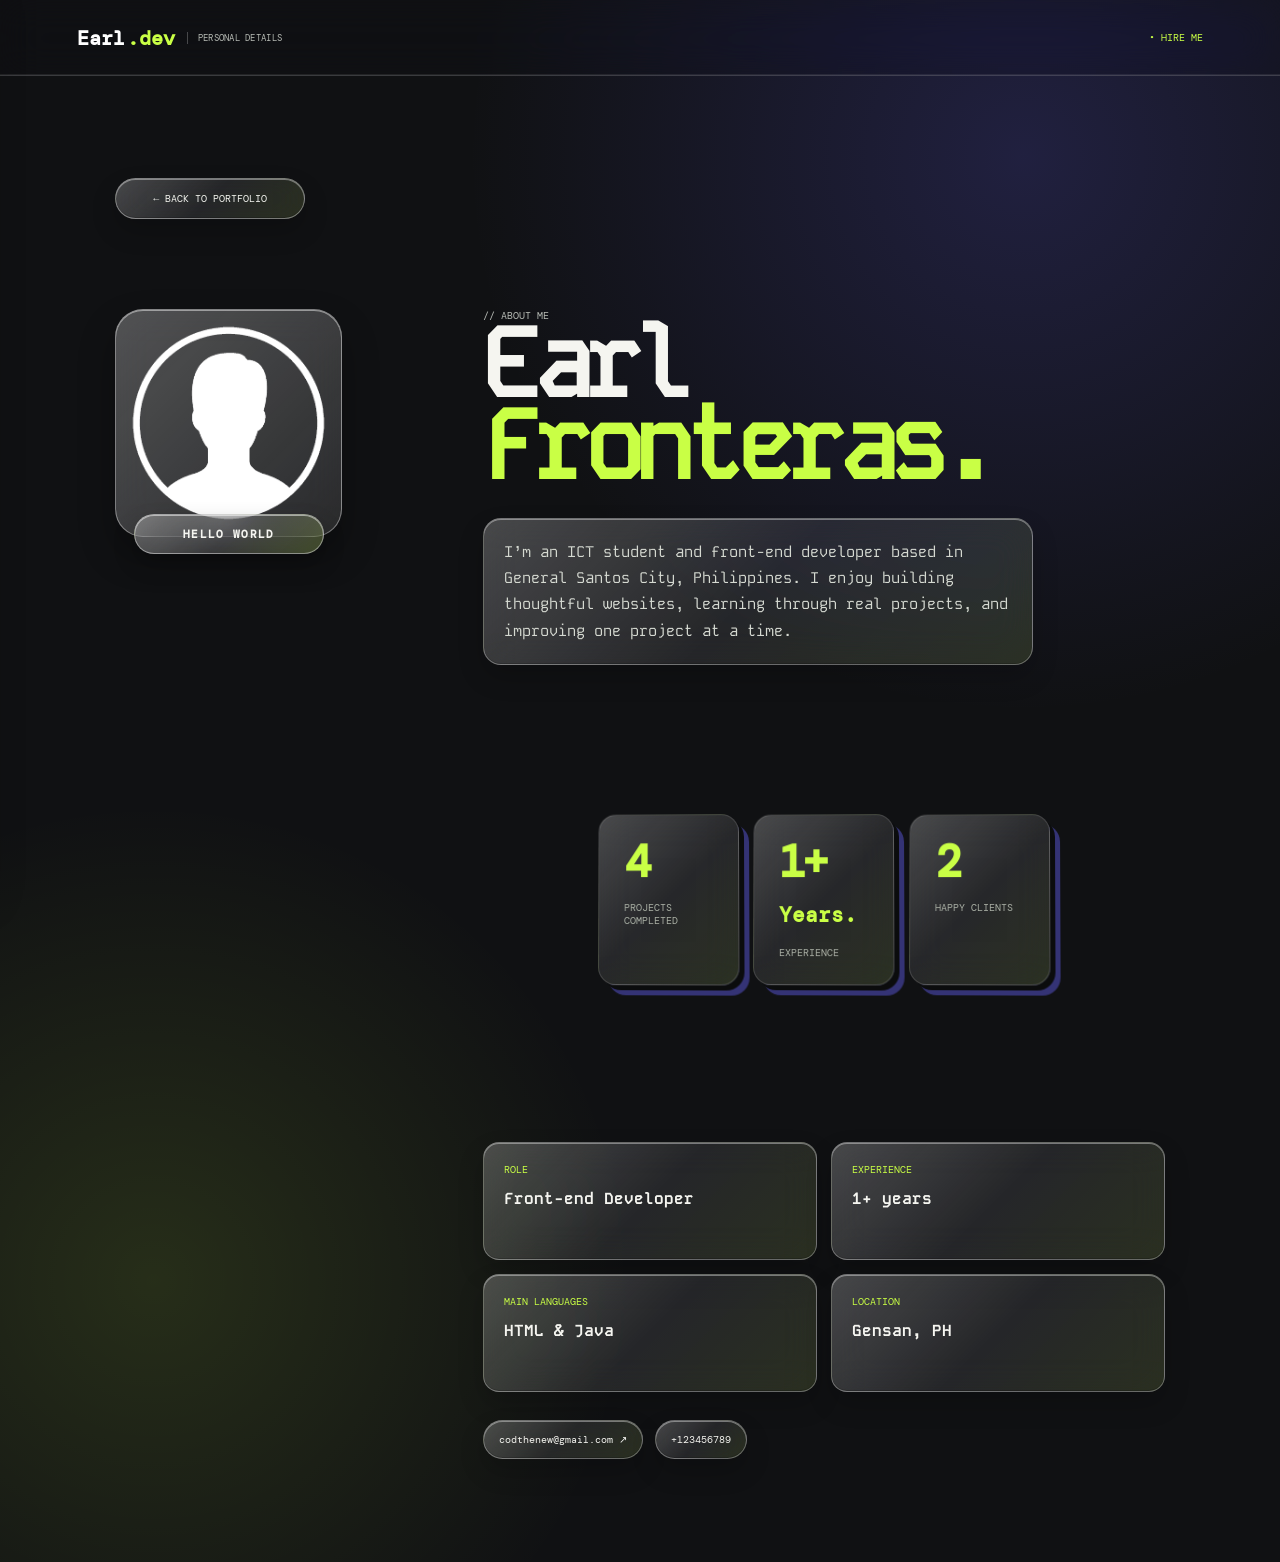
<file: personal-details.html>
<!doctype html>
<html lang="en">
<head>
  <meta charset="UTF-8">
  <script>try{if(localStorage.getItem('portfolio-theme')==='light')document.documentElement.classList.add('light-theme')}catch{}</script>
  <meta name="viewport" content="width=device-width,initial-scale=1">
  <title>Personal Details | </title>
  <link rel="preconnect" href="https://fonts.googleapis.com">
  <link rel="preconnect" href="https://fonts.gstatic.com" crossorigin>
  <link href="https://fonts.googleapis.com/css2?family=DM+Mono:wght@400;500&family=Kode+Mono:wght@400;500;600;700&family=Manrope:wght@400;600;700;800&display=swap" rel="stylesheet">
  <link rel="stylesheet" href="style.css">
  <style>
    body::after{content:"";position:fixed;z-index:100;inset:0;border-right:1px solid rgba(255,255,255,.42);background:linear-gradient(135deg,rgba(255,255,255,.26),rgba(255,255,255,.07) 48%,rgba(99,93,241,.16)),rgba(17,19,21,.48);box-shadow:inset 0 1px 0 rgba(255,255,255,.42),0 0 36px rgba(0,0,0,.24);transform:translateX(-101%);transition:transform .42s cubic-bezier(.76,0,.24,1);pointer-events:none;backdrop-filter:blur(24px) saturate(160%);-webkit-backdrop-filter:blur(24px) saturate(160%)}
    body.page-leaving::after,body.page-entering::after{transform:translateX(0)}
    body.page-leaving header,body.page-leaving main{opacity:0;transform:translateY(-12px);transition:opacity .25s ease,transform .25s ease}
    .details-page .back-link{justify-content:center;min-width:190px;padding:13px 18px;border:2px solid #c9ff45;border-radius:999px;transition:background .22s ease,color .22s ease,transform .25s cubic-bezier(.16,1,.3,1),box-shadow .25s ease}
    .details-page .back-link:hover,.details-page .back-link:focus-visible{background:#c9ff45;color:#101113;text-decoration:none;transform:translateX(-5px) scale(1.06);box-shadow:0 0 22px rgba(201,255,69,.55)}
    .details-page{background:radial-gradient(circle at 80% 10%,rgba(99,93,241,.2),transparent 32%),radial-gradient(circle at 12% 82%,rgba(201,255,69,.12),transparent 28%),#101113}
    .details-page header{border-bottom:1px solid rgba(255,255,255,.18);background:rgba(16,17,19,.32);box-shadow:inset 0 -1px 0 rgba(255,255,255,.08);backdrop-filter:blur(20px) saturate(155%);-webkit-backdrop-filter:blur(20px) saturate(155%)}
    .details-page .back-link,.details-page .profile-hello,.details-page .details-intro,.details-page .achievement-strip article,.details-page .details-list div,.details-page .details-contact a{border:1px solid rgba(255,255,255,.3);background:linear-gradient(135deg,rgba(255,255,255,.2),rgba(255,255,255,.05) 50%,rgba(201,255,69,.09)),rgba(255,255,255,.045);box-shadow:inset 0 1px 0 rgba(255,255,255,.38),inset 0 -1px 0 rgba(0,0,0,.18),0 12px 26px rgba(0,0,0,.19);backdrop-filter:blur(18px) saturate(150%);-webkit-backdrop-filter:blur(18px) saturate(150%)}
    .details-page .back-link{border-color:rgba(255,255,255,.38);color:#f5f5f0}.details-page .back-link:hover,.details-page .back-link:focus-visible{border-color:rgba(255,255,255,.62);background:linear-gradient(135deg,rgba(255,255,255,.3),rgba(255,255,255,.1) 50%,rgba(201,255,69,.18)),rgba(255,255,255,.08);color:#fff;box-shadow:inset 0 1px 0 rgba(255,255,255,.5),0 17px 30px rgba(0,0,0,.28)}
    .details-page .details-photo{padding:8px;border:1px solid rgba(255,255,255,.38);border-radius:28px;background:linear-gradient(135deg,rgba(255,255,255,.24),rgba(255,255,255,.06)),rgba(255,255,255,.05);box-shadow:inset 0 1px 0 rgba(255,255,255,.46),0 18px 36px rgba(0,0,0,.28);backdrop-filter:blur(18px);-webkit-backdrop-filter:blur(18px)}
    .details-page .profile-hello{border-color:rgba(255,255,255,.42);background:linear-gradient(135deg,rgba(255,255,255,.27),rgba(255,255,255,.08) 52%,rgba(201,255,69,.18)),rgba(255,255,255,.07);box-shadow:inset 0 1px 0 rgba(255,255,255,.5),0 10px 22px rgba(0,0,0,.24);color:#f5f5f0}.details-page .profile-hello:hover,.details-page .profile-hello:focus-visible{background:linear-gradient(135deg,rgba(255,255,255,.36),rgba(255,255,255,.13) 52%,rgba(201,255,69,.24)),rgba(255,255,255,.1);box-shadow:inset 0 1px 0 rgba(255,255,255,.62),0 16px 28px rgba(0,0,0,.3)}
    .details-page .details-intro{margin:32px 0;padding:20px;border-radius:18px;color:#d5d9d1}.details-page .achievement-strip,.details-page .details-list{gap:14px;background:transparent}.details-page .achievement-strip article{border-radius:18px}.details-page .achievement-strip article:hover{background:linear-gradient(135deg,rgba(255,255,255,.3),rgba(255,255,255,.1) 50%,rgba(201,255,69,.2)),rgba(255,255,255,.08);color:#f5f5f0;box-shadow:inset 0 1px 0 rgba(255,255,255,.54),0 18px 32px rgba(0,0,0,.27);transform:translateY(-7px) scale(1.04)}
    .details-page .achievement-strip article:hover strong{color:#c9ff45}.details-page .achievement-strip article:hover>span{color:#d5d9d1}.details-page .details-list div{border-radius:16px}.details-page .details-contact a{padding:12px 15px;border-radius:999px;color:#f5f5f0;transition:transform .25s cubic-bezier(.16,1,.3,1),background .25s ease,box-shadow .25s ease}.details-page .details-contact a:hover,.details-page .details-contact a:focus-visible{background:rgba(255,255,255,.16);color:#c9ff45;box-shadow:inset 0 1px 0 rgba(255,255,255,.5),0 10px 22px rgba(0,0,0,.22);transform:translateY(-3px)}
    .details-page .details-grid{grid-template-columns:minmax(210px,.55fr) 1.65fr}.details-page .achievement-strip article{min-height:164px;padding:25px}.details-page .achievement-strip strong{font-size:clamp(34px,3.5vw,50px)}.details-page .achievement-strip article>span{margin-top:16px;font-size:10px}@media(max-width:650px){.details-page .details-grid{grid-template-columns:1fr}.details-page .achievement-strip article{min-height:122px;padding:22px}}
    body.light-theme.details-page .logo span,body.light-theme.details-page .details-copy h1 span,body.light-theme.details-page .achievement-strip strong,body.light-theme.details-page .details-list dt,body.light-theme.details-page .available{color:#4d7310}body.light-theme.details-page .profile-hello{color:#243707}body.light-theme.details-page .achievement-strip article:hover strong,body.light-theme.details-page .details-contact a:hover{color:#4d7310}
    body.light-theme.details-page .details-intro{border-color:rgba(255,255,255,.72);background:linear-gradient(135deg,rgba(255,255,255,.72),rgba(255,255,255,.25) 50%,rgba(201,255,69,.12)),rgba(225,229,222,.36);box-shadow:inset 0 1px 0 rgba(255,255,255,.9),inset 0 -1px 0 rgba(69,78,67,.1),0 12px 26px rgba(44,52,42,.12);color:#384321}
    body.light-theme.details-page .achievement-strip article{border-color:rgba(255,255,255,.66);background:linear-gradient(135deg,rgba(218,223,214,.88),rgba(195,202,190,.54) 52%,rgba(176,198,128,.28)),rgba(180,189,174,.4);box-shadow:inset 0 1px 0 rgba(255,255,255,.74),inset 0 -1px 0 rgba(69,78,67,.16),0 12px 26px rgba(44,52,42,.15)}body.light-theme.details-page .achievement-strip article>span{color:#354332}
    @media (pointer:fine){body.details-page{cursor:none}body.details-page a,body.details-page button{cursor:none}.cursor-dot,.cursor-ring{position:fixed;top:0;left:0;z-index:200;pointer-events:none;opacity:0;transform:translate(-50%,-50%);transition:opacity .2s ease,width .25s cubic-bezier(.16,1,.3,1),height .25s cubic-bezier(.16,1,.3,1),background .25s ease,border-color .25s ease}.cursor-dot{width:7px;height:7px;border-radius:50%;background:#c9ff45;box-shadow:0 0 12px rgba(201,255,69,.8)}.cursor-ring{width:32px;height:32px;border:1px solid rgba(255,255,255,.72);border-radius:50%;background:rgba(255,255,255,.08);box-shadow:inset 0 1px 0 rgba(255,255,255,.45),0 3px 12px rgba(0,0,0,.2);backdrop-filter:blur(5px);-webkit-backdrop-filter:blur(5px)}.cursor-dot.is-visible,.cursor-ring.is-visible{opacity:1}.cursor-ring.is-hovering{width:48px;height:48px;border-color:#c9ff45;background:rgba(201,255,69,.14)}}
  </style>
</head>
<body class="details-page page-entering">
  <i class="cursor-dot" aria-hidden="true"></i><i class="cursor-ring" aria-hidden="true"></i>
  <header>
    <a class="logo" href="index.html">Earl<span>.dev</span><span class="role">personal details</span></a>
    <a class="available" href="mailto:earlgabfrontz@gmail.com">&bull; HIRE ME</a>
  </header>
  <main class="details-main">
    <a class="back-link" href="index.html?from=details">&larr; Back to portfolio</a>
    <div class="details-grid">
      <div class="details-photo-wrap">
        <img class="details-photo" src="profile-cutout.png" alt="Portrait of Earl">
        <button class="profile-hello" type="button" aria-label="Animate the Hello World badge">HELLO WORLD</button>
      </div>
      <div class="details-copy">
        <p class="label">// ABOUT ME</p>
        <h1>Earl<br><span>Fronteras.</span></h1>
        <p class="details-intro">I&rsquo;m an ICT student and front-end developer based in General Santos City, Philippines. I enjoy building thoughtful websites, learning through real projects, and improving one project at a time.</p>
        <section class="achievement-strip" aria-label="Experience highlights">
          <article><strong class="project-count" data-count-to="10">1</strong><span>Projects completed</span></article>
          <article><strong>1+<span> Years.</span></strong><span>Experience</span></article>
          <article><strong>2</strong><span>Happy clients</span></article>
        </section>
        <dl class="details-list">
          <div><dt>Role</dt><dd>Front-end Developer</dd></div>
          <div><dt>Experience</dt><dd>1+ years</dd></div>
          <div><dt>Main languages</dt><dd>HTML &amp; Java</dd></div>
          <div><dt>Location</dt><dd>Gensan, PH</dd></div>
        </dl>
        <div class="details-contact">
          <a href="mailto:codthenew@gmail.com">codthenew@gmail.com &nearr;</a>
          <a href="tel:123456789">+123456789</a>
        </div>
      </div>
    </div>
  </main>
  <script src="script.js"></script>
</body>
</html>
</file>
<file: style.css>
*{box-sizing:border-box}.details-list{grid-template-columns:repeat(2,minmax(0,1fr))}
.card{border-radius:18px}.language{border-radius:16px;overflow:hidden}
body .phone-art{padding:5px}.phone-art img{display:block;width:100%;height:100%;border-radius:17px;object-fit:cover;object-position:top}
.card-bottom a+a{margin-left:14px}
.letter-art{position:absolute;top:18%;right:9%;width:190px;height:140px;padding:22px;background:#f8f7ed;border:3px solid #101113;box-shadow:10px 10px 0 #e85a40;transform:rotate(8deg);transition:transform .35s ease}.letter-art::after{content:"";position:absolute;right:0;bottom:0;border-style:solid;border-width:0 0 54px 88px;border-color:transparent transparent #e85a40 transparent}.letter-art span{font:700 13px 'DM Mono',monospace;letter-spacing:.06em}.letter-art i{position:absolute;left:24px;bottom:20px;color:#e85a40;font-size:38px;font-style:normal}.confession-card:hover .letter-art{transform:rotate(-5deg) translateY(-8px)}.phone-art{position:absolute;top:13%;right:12%;width:145px;height:255px;padding-top:45px;border:5px solid #101113;border-radius:25px;background:#c9ff45;color:#101113;box-shadow:10px 10px 0 #4b45bf;text-align:center;transform:rotate(9deg);transition:transform .35s ease}.phone-art i{position:absolute;top:10px;left:50%;width:55px;height:10px;border-radius:99px;background:#101113;transform:translateX(-50%)}.phone-art strong{display:block;font:700 26px 'DM Mono',monospace}.phone-art em{display:block;margin-top:65px;font:9px 'DM Mono',monospace;font-style:normal;letter-spacing:.08em}.phone-card:hover .phone-art{transform:rotate(0) translateY(-9px)}@media(max-width:650px){.letter-art{right:-18px;opacity:.72}.phone-art{right:-12px;opacity:.72;transform:rotate(9deg) scale(.78);transform-origin:top right}}
.skill-groups{display:grid;grid-template-columns:repeat(2,minmax(0,1fr));gap:42px}.skill-group{padding:24px;border:1px solid rgba(255,255,255,.24);border-radius:22px;background:linear-gradient(135deg,rgba(255,255,255,.14),rgba(255,255,255,.045) 48%,rgba(255,255,255,.1)),rgba(255,255,255,.03);box-shadow:inset 0 1px 0 rgba(255,255,255,.26),inset 0 -1px 0 rgba(0,0,0,.15),0 14px 28px rgba(0,0,0,.13);backdrop-filter:blur(18px) saturate(145%);-webkit-backdrop-filter:blur(18px) saturate(145%);transition:transform .35s cubic-bezier(.16,1,.3,1),border-color .35s ease,box-shadow .35s ease}.skill-group:hover{transform:translateY(-5px);border-color:rgba(255,255,255,.46);box-shadow:inset 0 1px 0 rgba(255,255,255,.38),inset 0 -1px 0 rgba(0,0,0,.1),0 20px 36px rgba(0,0,0,.22)}.skill-group h3{margin:0 0 25px;color:#c9ff45;font:700 14px 'DM Mono',monospace;text-transform:uppercase;letter-spacing:.08em}.skill-group .skill-bars{grid-template-columns:1fr;gap:22px}body.light-theme .skill-group{border-color:rgba(255,255,255,.66);background:linear-gradient(135deg,rgba(255,255,255,.62),rgba(255,255,255,.2) 48%,rgba(255,255,255,.42)),rgba(225,229,222,.32);box-shadow:inset 0 1px 0 rgba(255,255,255,.84),inset 0 -1px 0 rgba(69,78,67,.1),0 14px 28px rgba(44,52,42,.1)}@media(max-width:650px){.skill-groups{grid-template-columns:1fr;gap:22px}.skill-group{padding:20px}}
.hero-bio{padding:20px;border:1px solid rgba(255,255,255,.3);border-left:4px solid #c9ff45;border-radius:18px;background:linear-gradient(135deg,rgba(255,255,255,.17),rgba(255,255,255,.045) 50%,rgba(201,255,69,.08)),rgba(255,255,255,.04);box-shadow:inset 0 1px 0 rgba(255,255,255,.36),inset 0 -1px 0 rgba(0,0,0,.18),0 14px 30px rgba(0,0,0,.2);backdrop-filter:blur(20px) saturate(155%);-webkit-backdrop-filter:blur(20px) saturate(155%)}body.light-theme .hero-bio{border-color:rgba(255,255,255,.7);border-left-color:#8bbf24;background:linear-gradient(135deg,rgba(255,255,255,.65),rgba(255,255,255,.22) 50%,rgba(201,255,69,.12)),rgba(225,229,222,.34);box-shadow:inset 0 1px 0 rgba(255,255,255,.85),inset 0 -1px 0 rgba(69,78,67,.1),0 14px 30px rgba(44,52,42,.12)}
body.details-page .achievement-strip article{border:1px solid #ffffff24;box-shadow:5px 5px 0 #0b0c0d,10px 10px 0 #635df170;transform:perspective(700px) rotateX(2deg) rotateY(-2deg);transform-style:preserve-3d}body.details-page .achievement-strip article:hover{box-shadow:9px 9px 0 #0b0c0d,16px 16px 0 #635df180;transform:perspective(700px) translateY(-7px) rotateX(5deg) rotateY(-5deg) scale(1.04)}
body .hero-bio{cursor:zoom-in;transition:transform .25s cubic-bezier(.16,1,.3,1),background .25s ease,box-shadow .25s ease}body .hero-bio:hover{background:linear-gradient(135deg,rgba(255,255,255,.25),rgba(255,255,255,.08) 50%,rgba(201,255,69,.14)),rgba(255,255,255,.07);box-shadow:inset 0 1px 0 rgba(255,255,255,.46),inset 0 -1px 0 rgba(0,0,0,.12),0 20px 38px rgba(0,0,0,.28);transform:scale(1.025)}body .hero-bio:active{transform:scale(.98)}
.hero h1 .hero-word{-webkit-text-stroke:1px #dfff8d;text-shadow:2px 2px 0 #8eaf33,4px 4px 0 #6d8328,6px 6px 0 #4c5b1e,8px 8px 0 #635df1,12px 12px 18px rgba(0,0,0,.38);transition:text-shadow .3s ease}.hero h1:hover .hero-word{text-shadow:2px 2px 0 #8eaf33,5px 5px 0 #6d8328,8px 8px 0 #4c5b1e,12px 12px 0 #635df1,17px 17px 23px rgba(0,0,0,.45)}@media(max-width:650px){.hero h1 .hero-word{-webkit-text-stroke:0;text-shadow:2px 2px 0 #71872a,4px 4px 0 #635df1,7px 7px 12px rgba(0,0,0,.35)}}
@media(max-width:650px){body .intro-screen{min-height:100dvh;padding:24px 16px}body .intro-kicker{width:min(100%,320px);height:40px;font-size:clamp(22px,8vw,32px);white-space:nowrap}body .intro-progress{width:min(250px,74vw);margin-top:22px}}
#work .github-activity{display:block;width:100%;max-width:900px;padding:18px;border-radius:14px;background:#17181b}#work .github-activity svg{vertical-align:middle;margin-right:7px}#work .github-activity-label{vertical-align:middle}#work .github-activity-label b{margin-left:7px;font-size:15px}.github-chart{display:block;width:100%;min-height:118px;margin-top:16px;border-radius:8px;background:#101113;object-fit:contain}body.light-theme #work .github-activity{background:#c3c6c2}body.light-theme .github-chart{background:#ced1cd}
html body.light-theme{background:#ced1cd;color:#17191a}html body.light-theme header,html body.light-theme nav{background:rgba(206,209,205,.94)}html body.light-theme .skills-section{background:#c3c6c2}
.details-photo-wrap{position:relative;width:min(100%,330px)}.details-photo-wrap .details-photo{display:block;width:100%}.profile-hello{position:absolute;left:50%;bottom:-17px;z-index:2;min-width:190px;padding:12px 20px;border:2px solid #101113;border-radius:999px;background:#c9ff45;color:#101113;box-shadow:5px 5px 0 #635df1;transform:translateX(-50%);cursor:pointer;font:700 11px 'DM Mono',monospace;letter-spacing:.12em;text-align:center;white-space:nowrap;transition:transform .25s cubic-bezier(.16,1,.3,1),box-shadow .25s ease,background .25s ease}.profile-hello:hover,.profile-hello:focus-visible{background:#f5f5f0;box-shadow:8px 8px 0 #635df1;transform:translateX(-50%) translateY(-6px) rotate(-2deg);outline:none}.profile-hello.is-popping{animation:hello-pop .55s cubic-bezier(.16,1,.3,1)}@keyframes hello-pop{35%{transform:translateX(-50%) translateY(-14px) rotate(4deg) scale(1.14)}70%{transform:translateX(-50%) translateY(2px) rotate(-2deg) scale(.96)}100%{transform:translateX(-50%)}}@media(max-width:650px){.details-photo-wrap{width:min(72vw,290px)}.profile-hello{min-width:170px;padding:10px 16px;font-size:10px}}
header{position:relative;top:auto;z-index:auto;background:transparent;backdrop-filter:none}header>.theme-toggle{margin-left:auto;margin-right:18px}nav{position:fixed;top:10px;left:50%;z-index:30;display:flex;gap:3px;padding:6px;border:1px solid rgba(255,255,255,.3);border-radius:999px;background:linear-gradient(135deg,rgba(255,255,255,.19),rgba(255,255,255,.055) 45%,rgba(255,255,255,.12)),rgba(18,20,23,.46);box-shadow:inset 0 1px 0 rgba(255,255,255,.34),inset 0 -1px 0 rgba(0,0,0,.2),0 10px 30px rgba(0,0,0,.25);transform:translateX(-50%);backdrop-filter:blur(22px) saturate(165%);-webkit-backdrop-filter:blur(22px) saturate(165%)}body.is-loading nav{display:none}nav a{width:auto;min-width:57px;height:38px;padding:0 12px}html body.light-theme nav{border-color:rgba(255,255,255,.66);background:linear-gradient(135deg,rgba(255,255,255,.58),rgba(255,255,255,.22) 45%,rgba(255,255,255,.42)),rgba(225,229,222,.42);box-shadow:inset 0 1px 0 rgba(255,255,255,.8),inset 0 -1px 0 rgba(69,78,67,.12),0 10px 30px rgba(44,52,42,.14)}
html{scroll-behavior:smooth;scroll-padding-top:76px}
body{margin:0;overflow-x:hidden;background:#101113;color:#f5f5f0;font-family:"Kode Mono",monospace;touch-action:pan-y;transition:background-color .5s ease,color .5s ease}
.skip-link{position:fixed;z-index:20;top:12px;left:12px;padding:10px 14px;background:#c9ff45;color:#101113;text-decoration:none;font:10px 'DM Mono',monospace;text-transform:uppercase;transform:translateY(-150%);transition:transform .2s ease}.skip-link:focus{transform:translateY(0);outline:2px solid #fff;outline-offset:2px}a:focus-visible,button:focus-visible{outline:2px solid #c9ff45;outline-offset:4px}
body.is-loading{overflow:hidden}.intro-screen{position:fixed;z-index:10;inset:0;display:grid;place-content:center;text-align:center;background:#101113;transition:opacity .6s ease,visibility .6s ease}.intro-kicker{position:relative;width:min(360px,78vw);height:44px;margin:0;color:#c9ff45;font:700 clamp(25px,5vw,46px) 'DM Mono',monospace;letter-spacing:-.07em}.intro-kicker span{position:absolute;inset:0;display:grid;place-items:center;opacity:0;animation:welcome-cycle 2s ease forwards}.intro-kicker span:nth-child(2){animation-delay:2s}.intro-kicker span:nth-child(3){animation-delay:4s}.intro-kicker span:nth-child(4){animation-delay:6s}.intro-kicker span:nth-child(5){animation-delay:8s}.intro-kicker span:nth-child(6){animation-delay:10s}.intro-kicker span:nth-child(7){animation-delay:12s}.intro-progress{width:min(270px,65vw);height:2px;margin:30px auto 0;background:#ffffff29;overflow:hidden}.intro-progress i{display:block;width:100%;height:100%;background:#c9ff45;transform:translateX(-100%);animation:intro-load 15s cubic-bezier(.16,1,.3,1) forwards}.intro-screen.is-hidden{opacity:0;visibility:hidden;pointer-events:none}@keyframes intro-load{to{transform:translateX(0)}}@keyframes welcome-cycle{0%{opacity:0;transform:translateY(5px)}12%,88%{opacity:1;transform:translateY(0)}100%{opacity:0;transform:translateY(-5px)}}
header{height:76px;padding:0 6vw;border-bottom:1px solid #ffffff29;display:flex;align-items:center;justify-content:space-between}
.logo{display:flex;align-items:center;gap:2px;color:#fff;text-decoration:none;font:700 20px 'DM Mono',monospace}.logo .role{margin-left:10px;padding-left:10px;border-left:1px solid #ffffff3d;color:#b7bbb5;font:9px 'DM Mono',monospace;text-transform:uppercase;letter-spacing:.03em}header,.logo,.logo .role,.label,.intro,.hero-bio,.terminal,.terminal-head,.output,.language,footer{transition:background-color .5s ease,color .5s ease,border-color .5s ease}
.logo span,h1 span,.green,.section-title span{color:#c9ff45}
nav{display:flex;gap:3px}
nav a,.available,.label{font:10px 'DM Mono',monospace;text-transform:uppercase;color:#b7bbb5;text-decoration:none}
nav a{display:grid;place-items:center;width:auto;min-width:57px;height:38px;padding:0 12px;border:1px solid transparent;border-radius:999px;transition:color .25s ease,background-color .25s ease,border-color .25s ease,box-shadow .25s ease,transform .25s cubic-bezier(.16,1,.3,1)}nav a:hover,nav a:focus-visible{border-color:rgba(255,255,255,.36);background:rgba(255,255,255,.22);color:#fff;box-shadow:inset 0 1px 0 rgba(255,255,255,.36),0 5px 14px rgba(0,0,0,.16);transform:translateY(-1px);outline:none}body.light-theme nav a:hover,body.light-theme nav a:focus-visible{border-color:rgba(255,255,255,.75);background:rgba(255,255,255,.54);color:#111315;box-shadow:inset 0 1px 0 rgba(255,255,255,.86),0 5px 14px rgba(43,52,42,.12)}
.theme-toggle{width:34px;height:34px;padding:0;border:1px solid #ffffff44;border-radius:50%;background:transparent;color:#c9ff45;cursor:pointer;font-size:17px;transition:background .2s ease,color .2s ease,transform .2s ease}.theme-toggle:hover{background:#c9ff45;color:#101113;transform:rotate(20deg)}
.available{color:#c9ff45}
.hero,section{padding:9vw}
.hero{min-height:calc(100vh - 76px)}
.label{margin:0}
.hero-grid{display:grid;grid-template-columns:1.1fr .9fr;gap:7vw;align-items:center;margin:11vh 0}
.hero h1,#contact h2{font-size:clamp(64px,9vw,140px);line-height:.82;letter-spacing:-.1em;margin:0}
.hero-title{display:flex;flex-direction:column;align-items:flex-start}.hero-word{display:block;color:inherit;opacity:0;transition:opacity .3s ease,transform .85s cubic-bezier(.16,1,.3,1)}.hero-word-front{transform:translateX(-110%)}.hero-word-developer{transform:translateX(110%);transition-delay:.12s}.intro-complete .hero-word{opacity:1;transform:translateX(0)}.hero-bio{max-width:560px;margin:28px 0 0;color:#b7bbb5;font-size:clamp(12px,1.05vw,15px);line-height:1.7}.portrait-wrap{display:grid;place-items:center}.profile-photo{width:clamp(190px,27vw,360px);aspect-ratio:1;object-fit:cover;border-radius:50%;border:4px solid #c9ff45;box-shadow:12px 12px 0 #635df1;opacity:0;transform:translateX(90px) rotate(6deg);transition:opacity .35s ease,transform .8s cubic-bezier(.16,1,.3,1);cursor:pointer}.intro-complete .profile-photo{opacity:1;transform:translateX(0) rotate(0)}.intro-complete .portrait-wrap:hover .profile-photo{transform:scale(1.1) rotate(-3deg);box-shadow:18px 18px 0 #635df1}
.portrait-wrap{position:relative}.profile-stats{position:absolute;right:-4%;bottom:-8px;display:grid;gap:9px;z-index:2;opacity:0;transform:translateX(35px);transition:opacity .4s ease .45s,transform .55s cubic-bezier(.16,1,.3,1) .45s}.intro-complete .profile-stats{opacity:1;transform:translateX(0)}.intro-complete .portrait-wrap:hover .profile-stats{transform:translateX(0) scale(1.06)}.profile-stats p{margin:0;padding:11px 15px;background:#f5f5f0;color:#101113;border:1px solid #1011131f;border-radius:4px;box-shadow:5px 5px 0 #1011131c;font:600 10px 'DM Mono',monospace;text-transform:uppercase;white-space:nowrap;transition:transform .2s ease,box-shadow .2s ease}.profile-stats p:hover{transform:scale(1.06);box-shadow:7px 7px 0 #635df1}.profile-stats b{display:inline-grid;place-items:center;width:18px;height:18px;margin-right:8px;border-radius:50%;background:#101113;color:#c9ff45;font-size:9px;vertical-align:middle}
.terminal{padding:18px 25px;background:#1c1e21;border:1px solid #ffffff25;box-shadow:10px 10px #c9ff45;font:11px/1.7 'DM Mono',monospace;color:#f5f5f0}
.terminal-head{margin:-18px -25px 18px;padding:8px 12px;border-bottom:1px solid #ffffff25;color:#91968e;font-size:9px}
.terminal-head i{display:inline-block;width:7px;height:7px;background:#f15b50;border-radius:50%;margin-right:5px}
.terminal-head i:nth-child(2){background:#f3c85b}.terminal-head i:nth-child(3){background:#c9ff45}
.output{color:#9ba399;margin-left:15px}.terminal em{display:inline-block;background:#c9ff45;width:8px;height:14px;vertical-align:middle}
.intro{border-top:1px solid #ffffff29;padding-top:18px;max-width:100%;font-size:13px;color:#b7bbb5}.intro a{float:right;color:#c9ff45;text-decoration:none;font:10px 'DM Mono',monospace}
.ticker{overflow:hidden;white-space:nowrap;background:#c9ff45;color:#101113;padding:17px 0;font:11px 'DM Mono',monospace;letter-spacing:.05em}.ticker span{display:block;width:max-content;animation:ticker-scroll 18s linear infinite}@keyframes ticker-scroll{to{transform:translateX(-33.333%)}}@media(prefers-reduced-motion:reduce){.ticker span{animation:none}}
section>.label{border-bottom:1px solid #ffffff29;padding-bottom:15px;margin-bottom:50px}
.work-heading{display:flex;align-items:end;justify-content:space-between;gap:40px;margin:-10px 0 55px}.work-heading h2{margin:0;font-size:clamp(42px,6.3vw,88px);letter-spacing:-.1em;line-height:.86}.work-heading h2 span{color:#c9ff45}.work-heading p{max-width:300px;margin:0;color:#aab0a5;font:11px/1.7 'DM Mono',monospace;text-transform:uppercase}.scroll-reveal-left,.scroll-reveal-right{opacity:0;transition:opacity .35s ease,transform .8s cubic-bezier(.16,1,.3,1)}.scroll-reveal-left{transform:translateX(-90px)}.scroll-reveal-right{transform:translateX(90px)}.scroll-reveal-left.is-revealed,.scroll-reveal-right.is-revealed{opacity:1;transform:translateX(0)}.works{display:grid;grid-template-columns:1fr 1fr;gap:25px}.card{position:relative;min-height:390px;padding:24px;display:flex;flex-direction:column;justify-content:space-between;overflow:hidden;transition:transform .25s ease,box-shadow .25s ease}.card:hover{z-index:1;transform:scale(1.025);box-shadow:0 0 26px rgba(201,255,69,.7)}.card:first-child{grid-column:span 2;min-height:490px}.card small,.card p,.card-top span,.card a{font:10px 'DM Mono',monospace}.card-top{position:relative;z-index:2;display:flex;justify-content:space-between;gap:15px}.card-top span{opacity:.7}.card-bottom{position:relative;z-index:2;display:flex;align-items:end;justify-content:space-between;gap:24px}.card h2{font-size:clamp(42px,7vw,105px);letter-spacing:-.1em;line-height:.78;margin:0}.card-bottom>div{width:min(210px,43%)}.card p{margin:0 0 13px;line-height:1.55}.card a{display:inline-block;color:inherit;text-decoration:none;border-bottom:1px solid currentColor;padding-bottom:4px;text-transform:uppercase}.card a b{font-size:14px;margin-left:7px}.work-note{margin:22px 0 0;color:#aab0a5;font:10px 'DM Mono',monospace;letter-spacing:.04em}.github-activity{display:inline-flex;align-items:center;gap:9px;margin-top:16px;padding:12px 15px;border:1px solid #ffffff45;color:#f5f5f0;text-decoration:none;font:10px 'DM Mono',monospace;text-transform:uppercase;transition:background .2s ease,color .2s ease,transform .2s ease}.github-activity:hover,.github-activity:focus-visible{background:#c9ff45;color:#101113;transform:translateY(-3px);outline:none}.github-activity svg{width:18px;height:18px;fill:currentColor}.github-activity span{font-size:15px}
.works{transition:filter .25s ease}.works:hover{filter:drop-shadow(0 0 18px rgba(201,255,69,.42))}
.purple{background:#635df1;color:#101113}.white{background:#e8e9df;color:#101113}.orange{background:#e85a40;color:#101113}
.calculator{isolation:isolate}.calculator-art{position:absolute;z-index:0;right:11%;top:50%;width:250px;padding:20px;background:#27283c;border:3px solid #101113;border-radius:20px;box-shadow:12px 12px 0 #4b45bf;transform:translateY(-50%) rotate(10deg);opacity:.75;transition:transform .45s cubic-bezier(.16,1,.3,1),opacity .3s ease}.calculator:hover .calculator-art{transform:translateY(-60%) rotate(4deg);opacity:1}.calc-screen{display:block;height:55px;margin-bottom:18px;padding:13px;text-align:right;border:3px solid #101113;border-radius:7px;background:#c9ff45;font:15px 'DM Mono',monospace}.calc-keys{display:grid;grid-template-columns:repeat(3,1fr);gap:10px}.calc-keys i{height:36px;border:2px solid #101113;border-radius:7px;background:#a8a4ff}.calc-keys i:nth-child(3n){background:#c9ff45}.health-art{position:absolute;right:10%;top:18%;width:150px;height:150px;border:13px solid #c9ff45;border-left-color:#101113;border-radius:50%;display:grid;place-content:center;text-align:center;transform:rotate(-25deg);transition:transform .4s ease}.health:hover .health-art{transform:rotate(30deg) scale(1.1)}.health-art strong{font-size:48px;letter-spacing:-.1em;line-height:.8}.health-art em{font:8px 'DM Mono',monospace;font-style:normal;margin-top:8px}.archive-art{position:absolute;right:-18px;top:61px;display:grid;grid-template-columns:repeat(2,100px);gap:8px;transform:rotate(12deg);transition:transform .4s ease}.archive:hover .archive-art{transform:rotate(0) translate(-12px,8px)}.archive-art i{display:grid;place-items:center;width:100px;height:86px;background:#101113;color:#e85a40;font:24px 'DM Mono',monospace;font-style:normal}.archive-art i:nth-child(2),.archive-art i:nth-child(3){background:#c9ff45;color:#101113}@media(max-width:650px){.work-heading{display:block;margin-bottom:40px}.work-heading p{margin-top:22px}.calculator-art{right:-20px;width:190px;padding:14px;opacity:.5}.calc-screen{height:42px;margin-bottom:12px;padding:9px;font-size:12px}.calc-keys{gap:7px}.calc-keys i{height:27px}.card-bottom{display:block}.card-bottom>div{width:100%;margin-top:22px}.health-art{right:7%;top:18%;width:130px;height:130px}.archive-art{top:60px}.work-note{line-height:1.6}}
.section-title{font-size:clamp(40px,6vw,85px);line-height:.9;letter-spacing:-.09em;margin:0 0 50px}
.language-grid{display:grid;grid-template-columns:repeat(3,1fr);gap:18px}.language{min-height:230px;padding:25px;border:1px solid rgba(255,255,255,.25);background:linear-gradient(135deg,rgba(255,255,255,.15),rgba(255,255,255,.045) 48%,rgba(255,255,255,.1)),rgba(255,255,255,.035);box-shadow:inset 0 1px 0 rgba(255,255,255,.25),inset 0 -1px 0 rgba(0,0,0,.16),0 12px 26px rgba(0,0,0,.12);backdrop-filter:blur(18px) saturate(145%);-webkit-backdrop-filter:blur(18px) saturate(145%);transition:transform .35s cubic-bezier(.16,1,.3,1),border-color .35s ease,box-shadow .35s ease,background .35s ease}.language:hover{position:relative;z-index:1;transform:translateY(-8px) scale(1.025);border-color:rgba(255,255,255,.52);background:linear-gradient(135deg,rgba(255,255,255,.24),rgba(255,255,255,.08) 48%,rgba(201,255,69,.12)),rgba(255,255,255,.07);box-shadow:inset 0 1px 0 rgba(255,255,255,.42),inset 0 -1px 0 rgba(0,0,0,.12),0 18px 36px rgba(0,0,0,.25)}.language b{display:grid;place-items:center;width:75px;height:75px;border:1px solid rgba(255,255,255,.3);border-radius:22px;background:linear-gradient(135deg,rgba(255,255,255,.25),rgba(255,255,255,.06)),rgba(255,255,255,.08)!important;box-shadow:inset 0 1px 0 rgba(255,255,255,.38),0 8px 18px rgba(0,0,0,.18);font:700 28px 'DM Mono',monospace;color:#fff}.language h3{font-size:24px;margin:30px 0 5px}.language p{font:10px 'DM Mono',monospace;color:#aab0a5;text-transform:uppercase}.language.js{background:linear-gradient(135deg,rgba(255,255,255,.15),rgba(255,255,255,.045) 48%,rgba(255,255,255,.1)),rgba(255,255,255,.035);color:#f5f5f0}.language.js p{color:#aab0a5}
.html b{background:#e44d26}.css b{background:#264de4}.js{background:#f7df1e;color:#111}.js b{background:#111;color:#f7df1e}.js p{color:#514c14}
.language-logo{display:block;width:48px;height:48px;object-fit:contain}.react b{background:#20232a}.python b{background:#3776ab}.java b{background:#f5f5f0}
.skills-section{background:#17181b}.skills-heading{display:flex;align-items:end;justify-content:space-between;gap:40px}.skills-heading .section-title{margin-bottom:50px}.skills-heading p{max-width:300px;margin:0 0 50px;color:#aab0a5;font:10px/1.7 'DM Mono',monospace;text-transform:uppercase}.skill-bars{display:grid;grid-template-columns:repeat(2,minmax(0,1fr));gap:28px 42px}.skill-bar-label{display:flex;justify-content:space-between;align-items:center;margin-bottom:11px;font:11px 'DM Mono',monospace;text-transform:uppercase}.skill-bar-label strong{color:#c9ff45;font-weight:500}.skill-bar-track{height:22px;padding:4px;border:1px solid rgba(255,255,255,.16);border-radius:999px;background:rgba(255,255,255,.09);box-shadow:inset 0 1px 3px rgba(0,0,0,.2),0 1px 0 rgba(255,255,255,.14);overflow:hidden}.skill-bar-track i{display:block;width:var(--level);height:100%;border-radius:999px;background:linear-gradient(90deg,#a9dd32,#c9ff45 65%,#ecffc4);box-shadow:inset 0 1px 0 rgba(255,255,255,.48),0 0 12px rgba(201,255,69,.35);transform:scaleX(0);transform-origin:left}.skills-section.is-filled .skill-bar-track i{animation:skill-fill 1.1s cubic-bezier(.16,1,.3,1) both}.skill-bar:nth-child(2) i{animation-delay:.08s}.skill-bar:nth-child(3) i{animation-delay:.16s}.skill-bar:nth-child(4) i{animation-delay:.24s}.skill-bar:nth-child(5) i{animation-delay:.32s}.skill-bar:nth-child(6) i{animation-delay:.4s}@keyframes skill-fill{to{transform:scaleX(1)}}body.light-theme .skills-section{background:#e7e8df}body.light-theme .skill-bar-track{border-color:rgba(255,255,255,.65);background:rgba(255,255,255,.35);box-shadow:inset 0 1px 3px rgba(69,78,67,.12),0 1px 0 rgba(255,255,255,.68)}@media(prefers-reduced-motion:reduce){.skill-bar-track i{transform:scaleX(1)}.skills-section.is-filled .skill-bar-track i{animation:none}}@media(max-width:650px){.skills-heading{display:block}.skills-heading .section-title{margin-bottom:24px}.skills-heading p{margin:0 0 36px}.skill-bars{grid-template-columns:1fr;gap:20px}}
.scroll-letter{display:inline-block;opacity:0;transform:translateY(.55em) rotate(3deg);transition:opacity .45s ease,transform .55s cubic-bezier(.16,1,.3,1);transition-delay:var(--letter-delay)}.letters-visible .scroll-letter{opacity:1;transform:translateY(0) rotate(0)}.skills-heading .section-title{cursor:pointer}.skills-heading .section-title:focus-visible{outline:2px solid #c9ff45;outline-offset:10px}.skills-heading .section-title.letters-scattered .scroll-letter{opacity:1;transform:translate(var(--scatter-x),var(--scatter-y)) rotate(var(--scatter-rotate)) scale(var(--scatter-scale));transition:opacity .3s ease,transform .85s cubic-bezier(.16,1,.3,1);transition-delay:var(--scatter-delay)}.skills-heading .section-title.letters-arranged .scroll-letter{opacity:1;transform:translate(0) rotate(0) scale(1);transition:opacity .3s ease,transform .85s cubic-bezier(.16,1,.3,1);transition-delay:var(--scatter-delay)}.skills-heading .section-title.letters-scattered .scroll-letter:hover{color:#635df1}@media(prefers-reduced-motion:reduce){.scroll-letter,.scroll-reveal-left,.scroll-reveal-right,.skills-heading .section-title.letters-scattered .scroll-letter,.skills-heading .section-title.letters-arranged .scroll-letter{opacity:1;transform:none;animation:none;transition:none}}
#contact{background:#c9ff45;color:#101113;min-height:550px}#contact .label{border-color:#10111344;color:#384321}#contact h2{margin:14vh 0 50px}#contact h2 span{color:#635df1}.mail{display:block;width:max-content;max-width:100%;color:#101113;text-decoration:none;border-bottom:2px solid;padding-bottom:8px;font:clamp(15px,2vw,26px) 'DM Mono',monospace;overflow-wrap:anywhere}.phone{display:block;color:#101113;text-decoration:none;font:13px 'DM Mono',monospace;margin-top:22px}.social-links{display:flex;gap:10px;margin-top:16px}.social-links a{display:inline-grid;place-items:center;width:42px;height:42px;border:1px solid #101113;border-radius:50%;color:#101113;text-decoration:none;font-size:0;transition:background .2s ease,color .2s ease,transform .2s ease}.social-links a:hover,.social-links a:focus-visible{background:#101113;color:#c9ff45;transform:translateY(-3px) scale(1.08);outline:none}.social-links svg{width:18px;height:18px;fill:currentColor}.social-links svg rect,.social-links svg circle{fill:none;stroke:currentColor;stroke-width:2}
footer{display:flex;justify-content:space-between;padding:20px 6vw;color:#aab0a5;font:9px 'DM Mono',monospace}
section[id]{scroll-margin-top:76px}
@media(min-width:651px) and (max-width:960px){header{padding:0 5vw}.hero,section{padding:8vw 6vw}.hero-grid{gap:4vw}.hero-bio{font-size:12px}.profile-photo{width:min(31vw,290px)}.works{gap:16px}.language-grid{grid-template-columns:repeat(2,1fr)}.skills-section .skill-bars{gap:24px}body .details-main{padding:8vw 6vw}body .details-grid{gap:7vw}}
body.light-theme{background:#f4f4ed;color:#111315}body.light-theme header,body.light-theme section>.label{border-color:#1113152b}body.light-theme .logo{color:#111315}body.light-theme nav a,body.light-theme .label{color:#5d625c}body.light-theme .theme-toggle{border-color:#11131544;color:#384321}body.light-theme .hero-bio,body.light-theme .intro{color:#5d625c}body.light-theme .terminal{background:#e7e8df;border-color:#1113152b;color:#111315}body.light-theme .terminal-head{border-color:#1113152b;color:#62685f}body.light-theme .output{color:#5d625c}body.light-theme .language{border-color:rgba(255,255,255,.66);background:linear-gradient(135deg,rgba(255,255,255,.63),rgba(255,255,255,.2) 48%,rgba(255,255,255,.43)),rgba(225,229,222,.34);box-shadow:inset 0 1px 0 rgba(255,255,255,.86),inset 0 -1px 0 rgba(69,78,67,.1),0 12px 26px rgba(44,52,42,.1)}body.light-theme .language.js{color:#111315}body.light-theme .language p,body.light-theme .language.js p{color:#5d625c}body.light-theme .language b{border-color:rgba(255,255,255,.72);box-shadow:inset 0 1px 0 rgba(255,255,255,.78),0 8px 18px rgba(44,52,42,.12)}body.light-theme footer{color:#5d625c}body.light-theme .intro-screen{background:#101113;color:#f5f5f0}
@media(max-width:650px){html{scroll-padding-top:64px}section[id]{scroll-margin-top:64px}header{height:64px;padding:0 7vw}nav{display:none}.available{font-size:8px}.logo .role{display:none}.theme-toggle{margin-left:auto;margin-right:12px}.hero,section{padding:20vw 7vw}.hero{min-height:calc(100vh - 64px)}.hero-grid{grid-template-columns:1fr;margin:12vh 0 7vh;gap:9vh}.hero h1,#contact h2{font-size:17vw}.hero-bio{margin-top:20px;font-size:11px;line-height:1.65}.profile-photo{width:min(68vw,260px);border-width:3px;box-shadow:7px 7px 0 #635df1}.intro{font-size:11px}.works,.language-grid{grid-template-columns:1fr}.card:first-child{grid-column:auto}.card,.card:first-child{min-height:260px}.language{min-height:160px}.language h3{margin:16px 0 5px}footer span:nth-child(2){display:none}}
@media(max-width:650px){.profile-stats{right:-3vw;bottom:-40px;gap:6px}.profile-stats p{padding:8px 10px;font-size:8px}.profile-stats b{width:15px;height:15px;margin-right:5px;font-size:7px}}
.intro-kicker{position:relative;width:min(360px,78vw);height:44px;margin:0;color:#c9ff45;font-size:clamp(25px,5vw,46px);letter-spacing:-.07em}.intro-kicker span{position:absolute;inset:0;display:grid;place-items:center;opacity:0;animation:welcome-cycle 2s ease forwards}.intro-kicker span:nth-child(2){animation-delay:2s}.intro-kicker span:nth-child(3){animation-delay:4s}.intro-kicker span:nth-child(4){animation-delay:6s}.intro-kicker span:nth-child(5){animation-delay:8s}.intro-kicker span:nth-child(6){animation-delay:10s}.intro-kicker span:nth-child(7){animation-delay:12s}.intro-progress{margin-top:24px}.intro-progress i{animation-duration:15s}@media(max-width:650px){.intro-kicker{font-size:clamp(24px,8vw,36px)}}
.intro-kicker{width:min(400px,88vw);height:58px;font-size:clamp(18px,4.8vw,38px);letter-spacing:-.055em}.intro-kicker span{padding:0 20px;border:1px solid rgba(255,255,255,.34);border-radius:999px;background:linear-gradient(135deg,rgba(255,255,255,.21),rgba(255,255,255,.045) 48%,rgba(201,255,69,.13)),rgba(255,255,255,.045);box-shadow:inset 0 1px 0 rgba(255,255,255,.42),inset 0 -1px 0 rgba(0,0,0,.2),0 12px 28px rgba(0,0,0,.3);color:#eaffbb;text-shadow:0 1px 1px rgba(0,0,0,.3),0 0 14px rgba(201,255,69,.25);white-space:nowrap;backdrop-filter:blur(18px) saturate(155%);-webkit-backdrop-filter:blur(18px) saturate(155%)}@media(max-width:650px){.intro-kicker{width:min(340px,88vw);height:50px;font-size:clamp(17px,7vw,30px)}.intro-kicker span{padding:0 14px;border-radius:999px}}
.details-button{display:inline-flex;align-items:center;justify-content:space-between;gap:34px;min-width:210px;margin-top:25px;padding:14px 20px;border:2px solid #c9ff45;border-radius:999px;color:#c9ff45;text-decoration:none;font:10px 'DM Mono',monospace;text-transform:uppercase;transition:background .2s ease,color .2s ease,transform .25s cubic-bezier(.16,1,.3,1),box-shadow .25s ease}.details-button span{font-size:17px;line-height:.5;transition:transform .2s ease}.details-button:hover,.details-button:focus-visible{background:#c9ff45;color:#101113;transform:translateY(-3px) scale(1.07);box-shadow:0 0 22px rgba(201,255,69,.55);outline:none}.details-button:hover span{transform:translateX(4px)}.details-page{min-height:100vh;background:#101113;color:#f5f5f0}.details-page header{padding:0 6vw}.details-main{padding:8vw 9vw}.back-link{display:inline-flex;align-items:center;gap:9px;color:#c9ff45;text-decoration:none;font:10px 'DM Mono',monospace;text-transform:uppercase}.back-link:hover,.back-link:focus-visible{text-decoration:underline;outline:none}.details-grid{display:grid;grid-template-columns:minmax(220px,.7fr) 1.3fr;gap:min(11vw,150px);align-items:start;margin-top:10vh}.details-photo{width:min(100%,330px);aspect-ratio:1;object-fit:cover;border:4px solid #c9ff45;box-shadow:14px 14px 0 #635df1}.details-copy h1{margin:0;font-size:clamp(54px,8vw,120px);line-height:.8;letter-spacing:-.1em}.details-intro{max-width:550px;margin:32px 0;color:#b7bbb5;font-size:clamp(13px,1.2vw,16px);line-height:1.7}.achievement-strip{display:grid;grid-template-columns:repeat(3,1fr);gap:1px;margin-top:34px;background:#ffffff24}.achievement-strip article{min-height:124px;padding:18px;background:#17181b;transition:background .25s ease,color .25s ease,transform .25s ease,box-shadow .25s ease}.achievement-strip article:hover{position:relative;z-index:1;background:#c9ff45;color:#101113;transform:scale(1.08);box-shadow:0 0 28px rgba(201,255,69,.7)}.achievement-strip strong{display:block;color:#c9ff45;font:700 clamp(27px,3vw,42px)/1 'DM Mono',monospace;letter-spacing:-.08em;transition:color .25s ease}.achievement-strip article:hover strong{color:#101113}.achievement-strip strong span{font-size:.46em;letter-spacing:0}.achievement-strip article>span{display:block;margin-top:12px;color:#aab0a5;font:9px 'DM Mono',monospace;text-transform:uppercase;line-height:1.35;transition:color .25s ease}.achievement-strip article:hover>span{color:#384321}.details-list{display:grid;grid-template-columns:repeat(2,minmax(0,1fr));gap:1px;margin-top:42px;background:#ffffff24}.details-list div{min-height:118px;padding:20px;background:#101113}.details-list dt{color:#c9ff45;font:10px 'DM Mono',monospace;text-transform:uppercase}.details-list dd{margin:12px 0 0;font-size:16px;font-weight:700}.details-contact{display:flex;flex-wrap:wrap;gap:12px;margin-top:28px}.details-contact a{color:#f5f5f0;text-decoration:none;font:10px 'DM Mono',monospace}.details-contact a:hover,.details-contact a:focus-visible{color:#c9ff45;outline:none}@media(max-width:650px){.details-page header{padding:0 7vw}.details-main{padding:16vw 7vw}.details-grid{grid-template-columns:1fr;gap:55px;margin-top:8vh}.details-photo{width:min(72vw,290px)}.achievement-strip{grid-template-columns:1fr}.achievement-strip article{min-height:88px}.details-list{grid-template-columns:1fr}.details-list div{min-height:90px}}

.kode-mono {
  font-family: "Kode Mono", monospace;
  font-optical-sizing: auto;
  font-weight: 400;
  font-style: normal;
}
</file>
